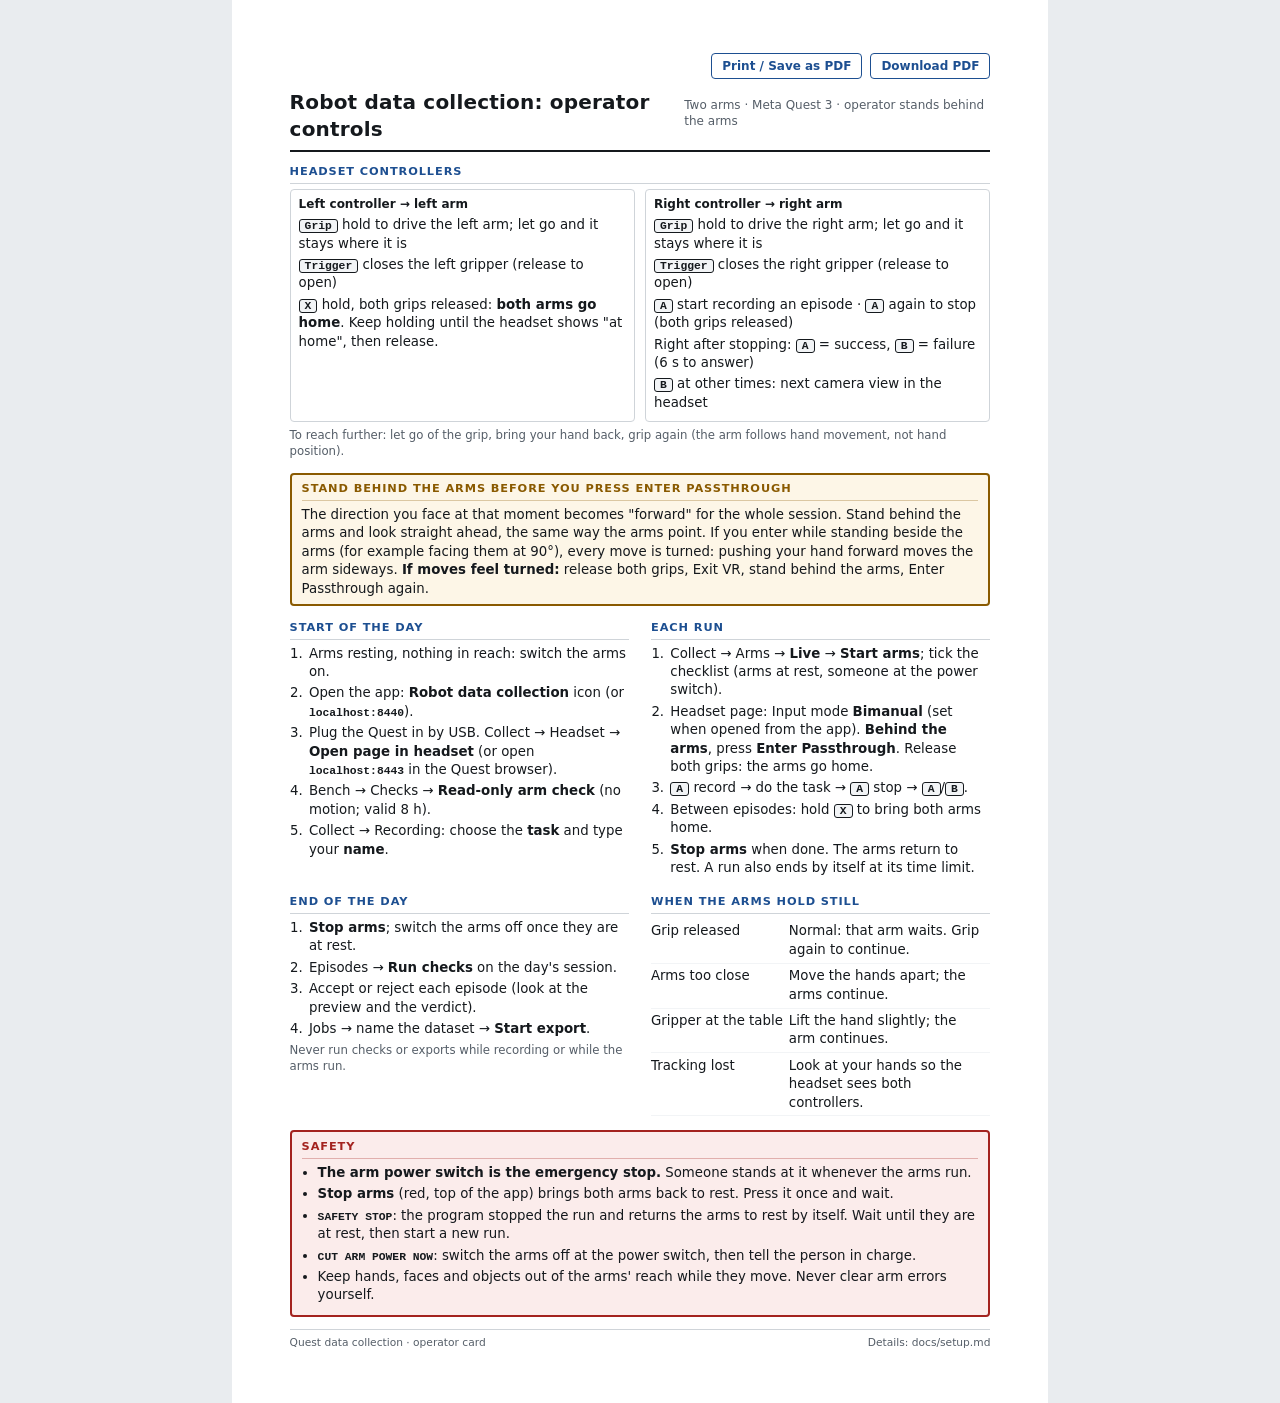
<file: bimanual_collect/web/console/controls.html>
<!doctype html>
<html lang="en">
<head>
<meta charset="utf-8">
<meta name="viewport" content="width=device-width, initial-scale=1">
<title>Operator controls</title>
<style>
  :root {
    --ink: #15191d; --muted: #555e68; --line: #cfd4d9; --soft: #f2f4f6; --accent: #1d4f91; --warn: #8a5a00;
    --bad: #a3231f; --bad-soft: #fbeceb;
  }
  * { box-sizing: border-box; }
  html { background: #e9ecef; }
  body {
    margin: 0 auto; padding: 0.55in 0.6in; max-width: 8.5in; background: #ffffff; color: var(--ink);
    font: 10pt/1.38 "IBM Plex Sans", "Segoe UI", system-ui, -apple-system, sans-serif;
  }
  header { display: flex; justify-content: space-between; align-items: baseline; border-bottom: 2px solid var(--ink);
    padding-bottom: 6px; margin-bottom: 12px; }
  h1 { font-size: 15pt; margin: 0; letter-spacing: 0.01em; }
  header p { margin: 0; color: var(--muted); font-size: 9pt; }
  h2 { font-size: 8.5pt; text-transform: uppercase; letter-spacing: 0.08em; color: var(--accent); margin: 0 0 5px;
    padding-bottom: 3px; border-bottom: 1px solid var(--line); }
  .grid { display: grid; grid-template-columns: 1fr 1fr; gap: 14px 22px; }
  .wide { grid-column: 1 / -1; }
  table { width: 100%; border-collapse: collapse; }
  td { padding: 3.5px 6px 3.5px 0; vertical-align: top; border-bottom: 1px solid var(--soft); }
  td:first-child { width: 34%; white-space: nowrap; }
  kbd { display: inline-block; min-width: 1.6em; padding: 0 5px; border: 1px solid var(--ink); border-radius: 3px;
    font: 600 8.5pt "IBM Plex Mono", ui-monospace, monospace; text-align: center; background: var(--soft); }
  ol { margin: 0; padding-left: 1.3em; }
  ol li { margin: 0 0 3px; padding-left: 2px; }
  .note { color: var(--muted); font-size: 8.8pt; }
  .stop { border: 2px solid var(--bad); background: var(--bad-soft); padding: 7px 10px; border-radius: 4px; }
  .stop h2 { color: var(--bad); border-color: rgba(163, 35, 31, 0.3); }
  .stop ul { margin: 0; padding-left: 1.2em; }
  .stop li { margin-bottom: 3px; }
  .facing { border: 2px solid var(--warn); background: #fdf6e7; padding: 6px 10px; border-radius: 4px; }
  .facing h2 { color: var(--warn); border-color: rgba(138, 90, 0, 0.3); }
  .facing p { margin: 0; }
  .msg { font: 600 8.5pt "IBM Plex Mono", ui-monospace, monospace; }
  .controller { display: flex; gap: 10px; }
  .controller > div { flex: 1; border: 1px solid var(--line); border-radius: 4px; padding: 6px 8px; }
  .controller h3 { margin: 0 0 4px; font-size: 9pt; }
  .controller p { margin: 0 0 3px; }
  .toolbar { display: flex; gap: 8px; justify-content: flex-end; margin-bottom: 10px; }
  .toolbar a, .toolbar button { font: 600 9pt system-ui, sans-serif; color: var(--accent); background: #fff;
    border: 1px solid var(--accent); border-radius: 4px; padding: 5px 10px; cursor: pointer; text-decoration: none; }
  footer { margin-top: 12px; padding-top: 6px; border-top: 1px solid var(--line); color: var(--muted); font-size: 8pt;
    display: flex; justify-content: space-between; }
  @page { size: letter; margin: 0.45in 0.5in; }
  @media print {
    html { background: #fff; }
    body { padding: 0; max-width: none; font-size: 8.8pt; line-height: 1.27; }
    .grid { gap: 8px 20px; }
    h1 { font-size: 13pt; }
    header { margin-bottom: 8px; }
    td { padding: 2px 6px 2px 0; }
    ol li { margin-bottom: 2px; }
    footer { margin-top: 8px; }
    .toolbar { display: none; }
  }
  @media (max-width: 640px) {
    body { padding: 16px; }
    .grid { grid-template-columns: 1fr; }
    .controller { flex-direction: column; }
  }
</style>
</head>
<body>
<div class="toolbar">
  <button type="button" onclick="window.print()">Print / Save as PDF</button>
  <a href="controls.pdf" download="robot-data-collection-controls.pdf">Download PDF</a>
</div>

<header>
  <h1>Robot data collection: operator controls</h1>
  <p>Two arms · Meta Quest 3 · operator stands behind the arms</p>
</header>

<div class="grid">
  <section class="wide">
    <h2>Headset controllers</h2>
    <div class="controller">
      <div>
        <h3>Left controller → left arm</h3>
        <p><kbd>Grip</kbd> hold to drive the left arm; let go and it stays where it is</p>
        <p><kbd>Trigger</kbd> closes the left gripper (release to open)</p>
        <p><kbd>X</kbd> hold, both grips released: <b>both arms go home</b>. Keep holding until the headset shows
          "at home", then release.</p>
      </div>
      <div>
        <h3>Right controller → right arm</h3>
        <p><kbd>Grip</kbd> hold to drive the right arm; let go and it stays where it is</p>
        <p><kbd>Trigger</kbd> closes the right gripper (release to open)</p>
        <p><kbd>A</kbd> start recording an episode · <kbd>A</kbd> again to stop (both grips released)</p>
        <p>Right after stopping: <kbd>A</kbd> = success, <kbd>B</kbd> = failure (6 s to answer)</p>
        <p><kbd>B</kbd> at other times: next camera view in the headset</p>
      </div>
    </div>
    <p class="note" style="margin:5px 0 0">To reach further: let go of the grip, bring your hand back, grip again
      (the arm follows hand movement, not hand position).</p>
  </section>

  <section class="wide facing">
    <h2>Stand behind the arms before you press Enter Passthrough</h2>
    <p>The direction you face at that moment becomes "forward" for the whole session. Stand behind the arms and look
      straight ahead, the same way the arms point. If you enter while standing beside the arms (for example facing
      them at 90&deg;), every move is turned: pushing your hand forward moves the arm sideways.
      <b>If moves feel turned:</b> release both grips, Exit VR, stand behind the arms, Enter Passthrough again.</p>
  </section>

  <section>
    <h2>Start of the day</h2>
    <ol>
      <li>Arms resting, nothing in reach: switch the arms on.</li>
      <li>Open the app: <b>Robot data collection</b> icon (or <span class="msg">localhost:8440</span>).</li>
      <li>Plug the Quest in by USB. Collect → Headset → <b>Open page in headset</b> (or open
        <span class="msg">localhost:8443</span> in the Quest browser).</li>
      <li>Bench → Checks → <b>Read-only arm check</b> (no motion; valid 8 h).</li>
      <li>Collect → Recording: choose the <b>task</b> and type your <b>name</b>.</li>
    </ol>
  </section>

  <section>
    <h2>Each run</h2>
    <ol>
      <li>Collect → Arms → <b>Live</b> → <b>Start arms</b>; tick the checklist (arms at rest, someone at the power
        switch).</li>
      <li>Headset page: Input mode <b>Bimanual</b> (set when opened from the app). <b>Behind the arms</b>, press
        <b>Enter Passthrough</b>. Release both grips: the arms go home.</li>
      <li><kbd>A</kbd> record → do the task → <kbd>A</kbd> stop → <kbd>A</kbd>/<kbd>B</kbd>.</li>
      <li>Between episodes: hold <kbd>X</kbd> to bring both arms home.</li>
      <li><b>Stop arms</b> when done. The arms return to rest. A run also ends by itself at its time limit.</li>
    </ol>
  </section>

  <section>
    <h2>End of the day</h2>
    <ol>
      <li><b>Stop arms</b>; switch the arms off once they are at rest.</li>
      <li>Episodes → <b>Run checks</b> on the day's session.</li>
      <li>Accept or reject each episode (look at the preview and the verdict).</li>
      <li>Jobs → name the dataset → <b>Start export</b>.</li>
    </ol>
    <p class="note" style="margin:4px 0 0">Never run checks or exports while recording or while the arms run.</p>
  </section>

  <section>
    <h2>When the arms hold still</h2>
    <table>
      <tr><td>Grip released</td><td>Normal: that arm waits. Grip again to continue.</td></tr>
      <tr><td>Arms too close</td><td>Move the hands apart; the arms continue.</td></tr>
      <tr><td>Gripper at the table</td><td>Lift the hand slightly; the arm continues.</td></tr>
      <tr><td>Tracking lost</td><td>Look at your hands so the headset sees both controllers.</td></tr>
    </table>
  </section>

  <section class="wide stop">
    <h2>Safety</h2>
    <ul>
      <li><b>The arm power switch is the emergency stop.</b> Someone stands at it whenever the arms run.</li>
      <li><b>Stop arms</b> (red, top of the app) brings both arms back to rest. Press it once and wait.</li>
      <li><span class="msg">SAFETY STOP</span>: the program stopped the run and returns the arms to rest by itself.
        Wait until they are at rest, then start a new run.</li>
      <li><span class="msg">CUT ARM POWER NOW</span>: switch the arms off at the power switch, then tell the person in
        charge.</li>
      <li>Keep hands, faces and objects out of the arms' reach while they move. Never clear arm errors yourself.</li>
    </ul>
  </section>
</div>

<script>
  // Inside the app's Controls tab the app has its own Print / PDF buttons.
  if (window.self !== window.top) document.querySelector(".toolbar").style.display = "none";
</script>

<footer><span>Quest data collection · operator card</span><span>Details: docs/setup.md</span></footer>
</body>
</html>
</file>
